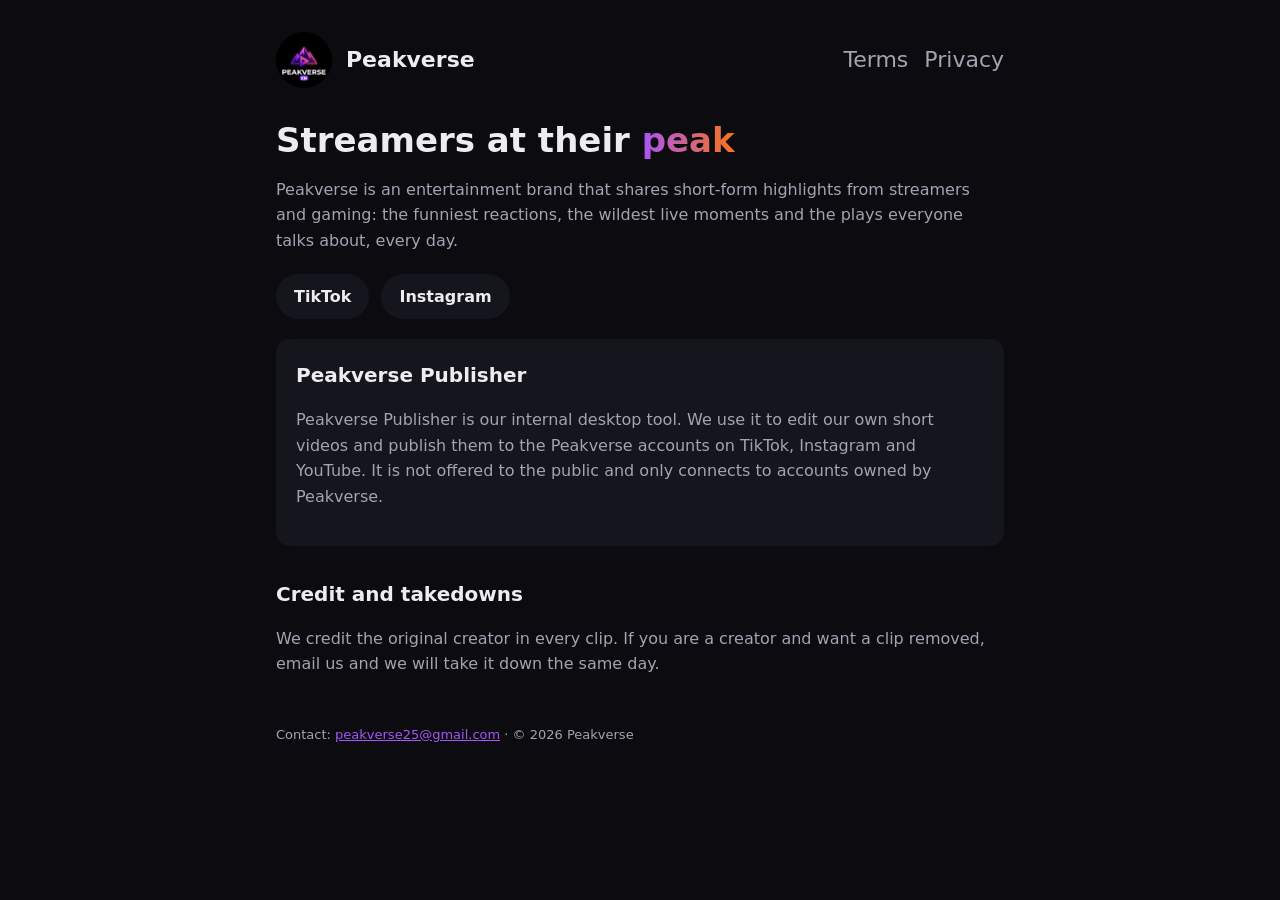
<file: index.html>
<!doctype html>
<html lang="en">
<head>
  <meta charset="utf-8">
  <meta name="viewport" content="width=device-width, initial-scale=1">
  <title>Peakverse</title>
  <meta name="description" content="Peakverse: the best moments from streamers and gaming, every day.">
  <link rel="icon" href="logo.png">
  <link rel="stylesheet" href="style.css">
</head>
<body>
  <div class="wrap">
    <header>
      <img src="logo.png" alt="Peakverse logo">
      <a href="./">Peakverse</a>
      <nav><a href="terms.html">Terms</a><a href="privacy.html">Privacy</a></nav>
    </header>

    <h1>Streamers at their <span>peak</span></h1>
    <p>Peakverse is an entertainment brand that shares short-form highlights from streamers and gaming: the funniest reactions, the wildest live moments and the plays everyone talks about, every day.</p>

    <div class="links">
      <a class="btn" href="https://www.tiktok.com/@peakverse_en">TikTok</a>
      <a class="btn" href="https://www.instagram.com/peakverse_en/">Instagram</a>
    </div>

    <div class="card">
      <h2 style="margin-top:0">Peakverse Publisher</h2>
      <p>Peakverse Publisher is our internal desktop tool. We use it to edit our own short videos and publish them to the Peakverse accounts on TikTok, Instagram and YouTube. It is not offered to the public and only connects to accounts owned by Peakverse.</p>
    </div>

    <h2>Credit and takedowns</h2>
    <p>We credit the original creator in every clip. If you are a creator and want a clip removed, email us and we will take it down the same day.</p>

    <footer>
      Contact: <a href="mailto:peakverse25@gmail.com">peakverse25@gmail.com</a> · © 2026 Peakverse
    </footer>
  </div>
</body>
</html>
</file>
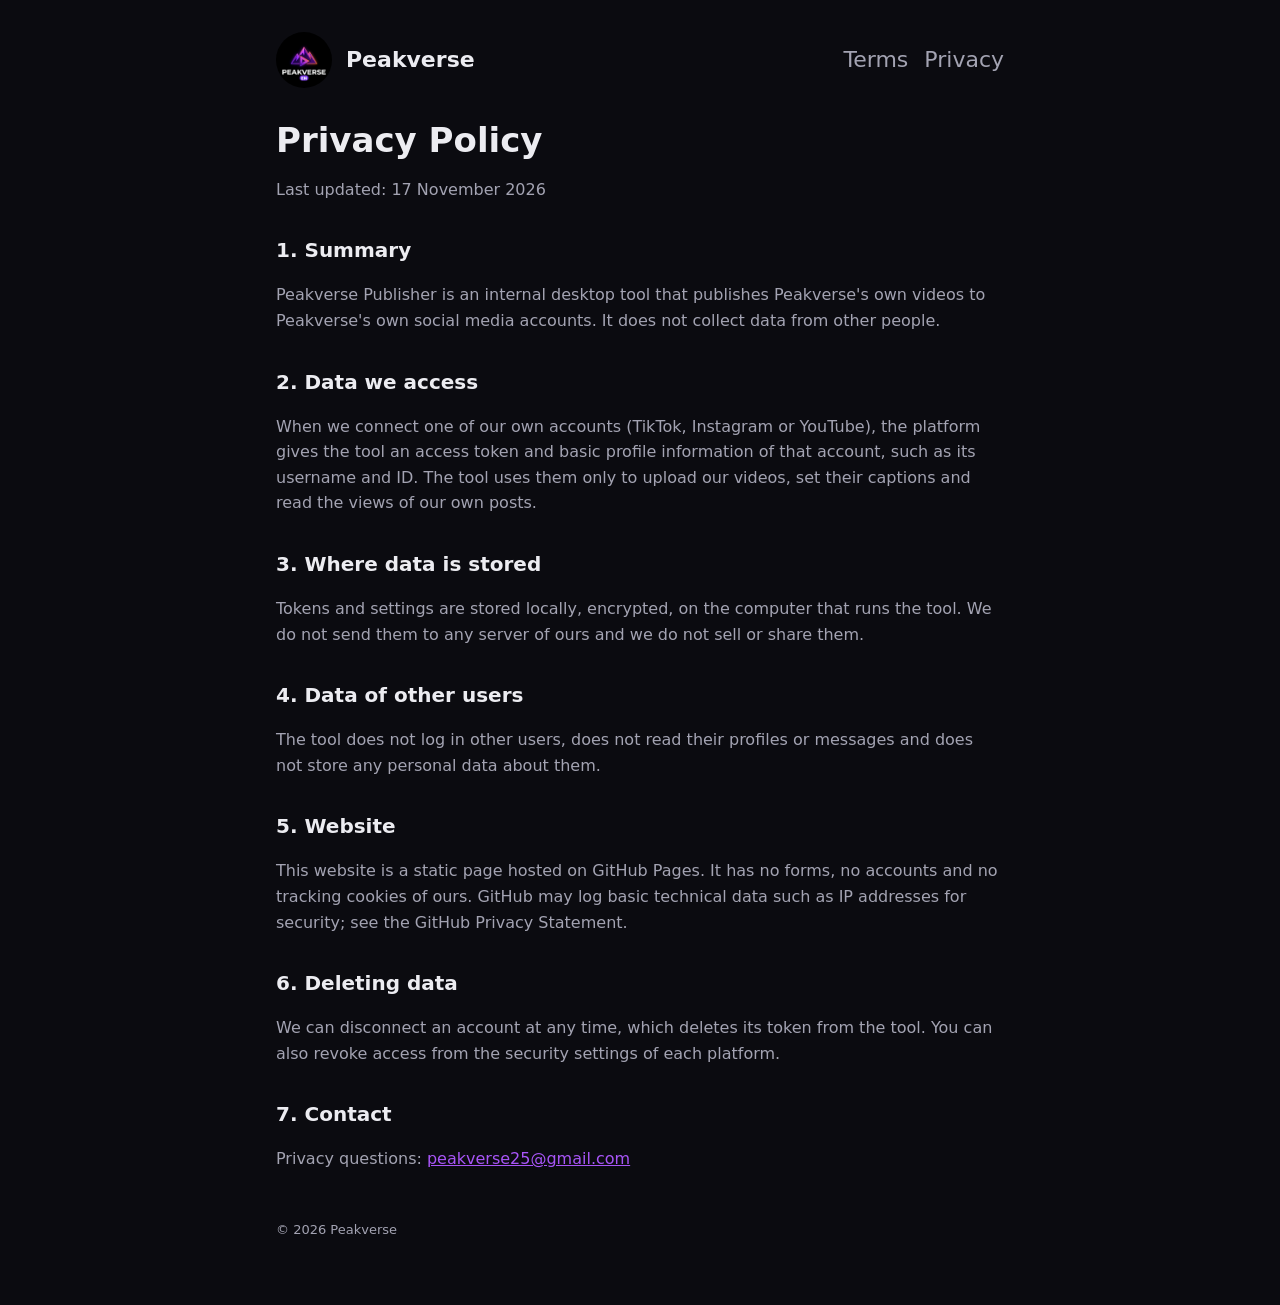
<file: privacy.html>
<!doctype html>
<html lang="en">
<head>
  <meta charset="utf-8">
  <meta name="viewport" content="width=device-width, initial-scale=1">
  <title>Peakverse Privacy</title>
  <link rel="icon" href="logo.png">
  <link rel="stylesheet" href="style.css">
</head>
<body>
  <div class="wrap">
    <header>
      <img src="logo.png" alt="Peakverse logo">
      <a href="./">Peakverse</a>
      <nav><a href="terms.html">Terms</a><a href="privacy.html">Privacy</a></nav>
    </header>

    <h1>Privacy Policy</h1>
    <p>Last updated: 17 November 2026</p>

    <h2>1. Summary</h2>
    <p>Peakverse Publisher is an internal desktop tool that publishes Peakverse's own videos to Peakverse's own social media accounts. It does not collect data from other people.</p>

    <h2>2. Data we access</h2>
    <p>When we connect one of our own accounts (TikTok, Instagram or YouTube), the platform gives the tool an access token and basic profile information of that account, such as its username and ID. The tool uses them only to upload our videos, set their captions and read the views of our own posts.</p>

    <h2>3. Where data is stored</h2>
    <p>Tokens and settings are stored locally, encrypted, on the computer that runs the tool. We do not send them to any server of ours and we do not sell or share them.</p>

    <h2>4. Data of other users</h2>
    <p>The tool does not log in other users, does not read their profiles or messages and does not store any personal data about them.</p>

    <h2>5. Website</h2>
    <p>This website is a static page hosted on GitHub Pages. It has no forms, no accounts and no tracking cookies of ours. GitHub may log basic technical data such as IP addresses for security; see the GitHub Privacy Statement.</p>

    <h2>6. Deleting data</h2>
    <p>We can disconnect an account at any time, which deletes its token from the tool. You can also revoke access from the security settings of each platform.</p>

    <h2>7. Contact</h2>
    <p>Privacy questions: <a href="mailto:peakverse25@gmail.com">peakverse25@gmail.com</a></p>

    <footer>© 2026 Peakverse</footer>
  </div>
</body>
</html>
</file>
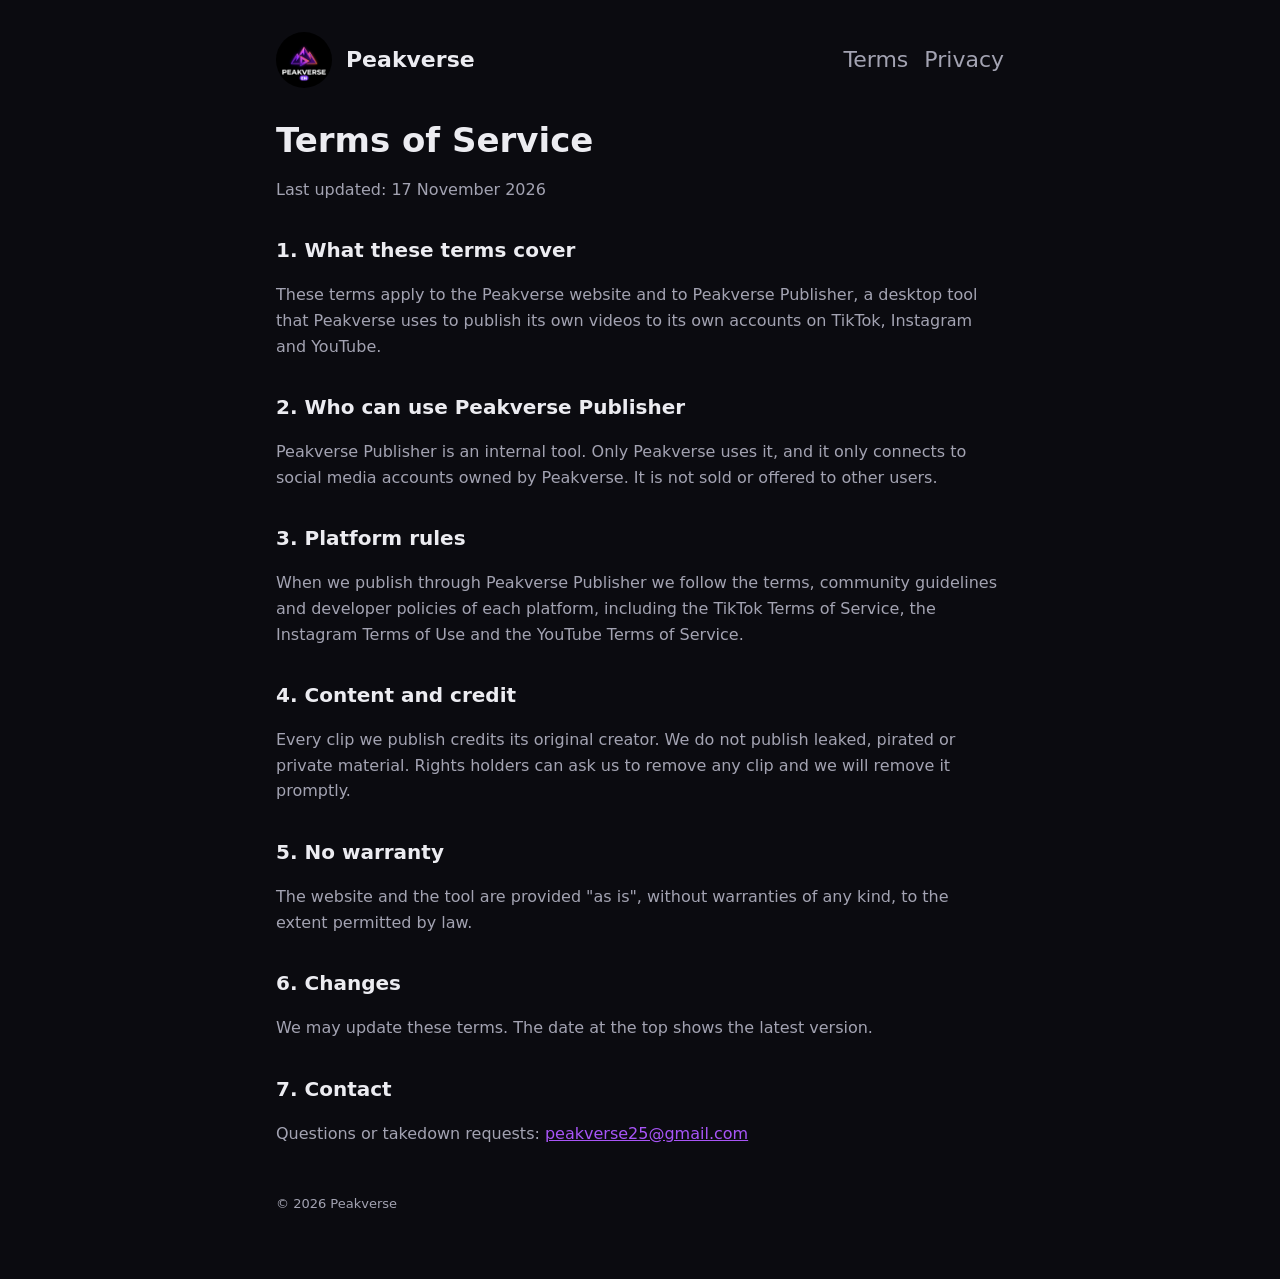
<file: terms.html>
<!doctype html>
<html lang="en">
<head>
  <meta charset="utf-8">
  <meta name="viewport" content="width=device-width, initial-scale=1">
  <title>Peakverse Terms</title>
  <link rel="icon" href="logo.png">
  <link rel="stylesheet" href="style.css">
</head>
<body>
  <div class="wrap">
    <header>
      <img src="logo.png" alt="Peakverse logo">
      <a href="./">Peakverse</a>
      <nav><a href="terms.html">Terms</a><a href="privacy.html">Privacy</a></nav>
    </header>

    <h1>Terms of Service</h1>
    <p>Last updated: 17 November 2026</p>

    <h2>1. What these terms cover</h2>
    <p>These terms apply to the Peakverse website and to Peakverse Publisher, a desktop tool that Peakverse uses to publish its own videos to its own accounts on TikTok, Instagram and YouTube.</p>

    <h2>2. Who can use Peakverse Publisher</h2>
    <p>Peakverse Publisher is an internal tool. Only Peakverse uses it, and it only connects to social media accounts owned by Peakverse. It is not sold or offered to other users.</p>

    <h2>3. Platform rules</h2>
    <p>When we publish through Peakverse Publisher we follow the terms, community guidelines and developer policies of each platform, including the TikTok Terms of Service, the Instagram Terms of Use and the YouTube Terms of Service.</p>

    <h2>4. Content and credit</h2>
    <p>Every clip we publish credits its original creator. We do not publish leaked, pirated or private material. Rights holders can ask us to remove any clip and we will remove it promptly.</p>

    <h2>5. No warranty</h2>
    <p>The website and the tool are provided "as is", without warranties of any kind, to the extent permitted by law.</p>

    <h2>6. Changes</h2>
    <p>We may update these terms. The date at the top shows the latest version.</p>

    <h2>7. Contact</h2>
    <p>Questions or takedown requests: <a href="mailto:peakverse25@gmail.com">peakverse25@gmail.com</a></p>

    <footer>© 2026 Peakverse</footer>
  </div>
</body>
</html>
</file>
<file: style.css>
:root {
  --bg: #0b0b10;
  --card: #15151d;
  --text: #ececf1;
  --muted: #a3a3b2;
  --accent: #a855f7;
  --accent2: #f97316;
}
* { box-sizing: border-box; }
body {
  margin: 0;
  background: var(--bg);
  color: var(--text);
  font: 16px/1.6 system-ui, -apple-system, "Segoe UI", Roboto, sans-serif;
}
.wrap { max-width: 760px; margin: 0 auto; padding: 32px 16px 64px; }
header { display: flex; align-items: center; gap: 14px; margin-bottom: 32px; }
header img { width: 56px; height: 56px; border-radius: 50%; }
header a { color: var(--text); text-decoration: none; font-weight: 700; font-size: 22px; }
nav { margin-left: auto; display: flex; gap: 16px; font-size: 14px; }
nav a { color: var(--muted); text-decoration: none; font-weight: 500; }
nav a:hover { color: var(--text); }
h1 { font-size: 34px; line-height: 1.2; margin: 0 0 12px; }
h1 span { background: linear-gradient(90deg, var(--accent), var(--accent2)); -webkit-background-clip: text; background-clip: text; color: transparent; }
h2 { font-size: 20px; margin: 32px 0 8px; }
p, li { color: var(--muted); }
a { color: var(--accent); }
.card { background: var(--card); border-radius: 14px; padding: 20px; margin-top: 20px; }
.links { display: flex; flex-wrap: wrap; gap: 12px; margin-top: 20px; }
.btn { display: inline-block; padding: 10px 18px; border-radius: 999px; background: var(--card); color: var(--text); text-decoration: none; font-weight: 600; }
.btn:hover { background: #20202b; }
footer { margin-top: 48px; font-size: 13px; color: var(--muted); }
@media (max-width: 520px) {
  header { flex-wrap: wrap; }
  nav { margin-left: 0; width: 100%; }
  h1 { font-size: 28px; }
}
</file>
